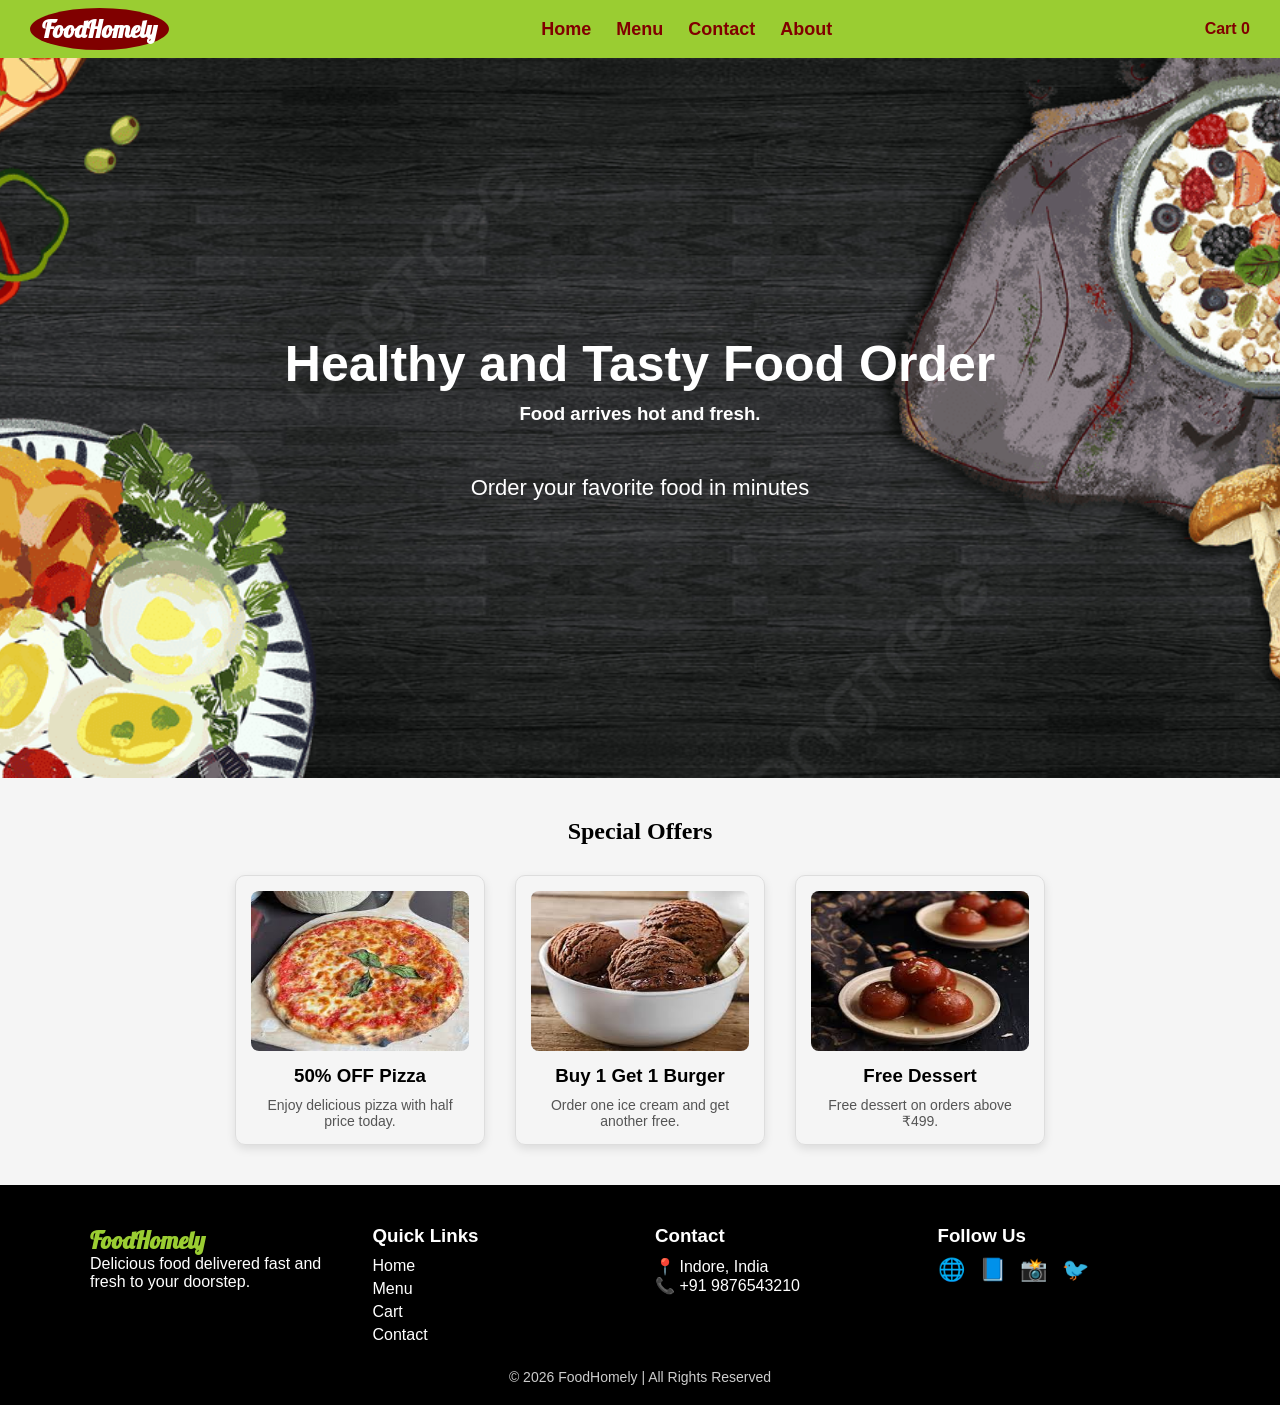
<file: index.html>
<!DOCTYPE html>
<html lang="en">
<head>
<meta charset="UTF-8">
<meta name="viewport" content="width=device-width, initial-scale=1.0">
<title>FoodHomely</title>
<link rel="stylesheet" href="style.css">

<link href="https://fonts.googleapis.com/css2?family=Lobster&display=swap" rel="stylesheet">
</head>

<body>

<!-- NAVBAR -->

<nav class="navbar">

<!-- LEFT -->
<h2 class="logo">FoodHomely</h2>

<!-- CENTER -->
<ul class="nav-links">
<li><a href="index.html">Home</a></li>
<li><a href="menu.html">Menu</a></li>
<li><a href="contact.html">Contact</a></li>
<li><a href="about.html">About</a></li>
</ul>

<!-- RIGHT -->
<div class="cart-section">
<a href="cart.html">Cart <span id="cart-count">0</span></a>
</div>

</nav>


<!-- HERO -->

<section class="hero">
<h1>Healthy and Tasty Food Order</h1>
<h3>Food arrives hot and fresh.</h3>
<p>Order your favorite food in minutes</p>
</section>


<section class="special-offer">

<h2>Special Offers</h2>

<div class="offer-container">

<div class="offer-card">
<img src="images/pizza.jpeg" alt="Pizza Offer">
<h3>50% OFF Pizza</h3>
<p>Enjoy delicious pizza with half price today.</p>
</div>

<div class="offer-card">
<img src="images/ice cream.jpeg" alt="ice cream Offer">
<h3>Buy 1 Get 1 Burger</h3>
<p>Order one ice cream and get another free.</p>
</div>

<div class="offer-card">
<img src="images/gulab.jpeg" alt="Dessert Offer">
<h3>Free Dessert</h3>
<p>Free dessert on orders above ₹499.</p>
</div>

</div>

</section>
<!-- FOOTER -->

<footer class="footer">

<div class="footer-container">

    <!-- WEBSITE INFO -->
    <div class="footer-section">
        <h2 class="footer-logo">FoodHomely</h2>
        <p>Delicious food delivered fast and fresh to your doorstep.</p>
    </div>

    <!-- QUICK LINKS -->
    <div class="footer-section">
        <h3>Quick Links</h3>
        <ul>
            <li><a href="index.html">Home</a></li>
            <li><a href="menu.html">Menu</a></li>
            <li><a href="cart.html">Cart</a></li>
            <li><a href="about.html">Contact</a></li>
        </ul>
    </div>

    <!-- CONTACT -->
    <div class="footer-section">
        <h3>Contact</h3>
        <p>📍 Indore, India</p>
        <p>📞 +91 9876543210</p>
    </div>

    <!-- SOCIAL -->
    <div class="footer-section">
        <h3>Follow Us</h3>
        <div class="social-icons">
            <a href="#">🌐</a>
            <a href="#">📘</a>
            <a href="#">📸</a>
            <a href="#">🐦</a>
        </div>
    </div>

</div>

<p class="footer-bottom">© 2026 FoodHomely | All Rights Reserved</p>

</footer>

</body>
</html>
</file>
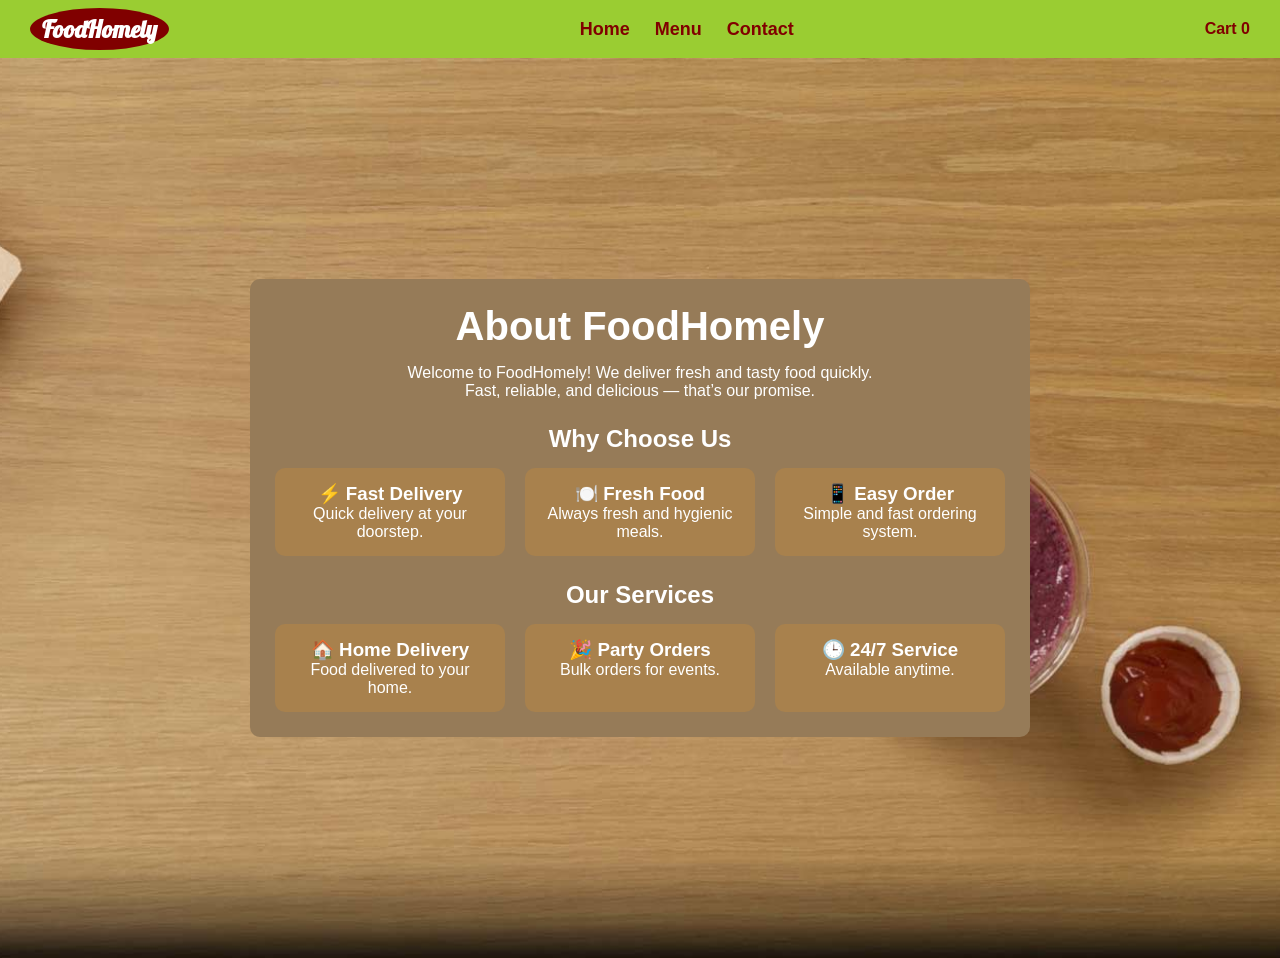
<file: about.html>
<!DOCTYPE html> 
<html> 
    <head>
         <title>About Us</title> 
         <link rel="stylesheet" href="style.css"> 
         <link href="https://fonts.googleapis.com/css2?family=Lobster&display=swap" rel="stylesheet">
         </head>
          <body> 
            <nav class="navbar">
                 <!-- LEFT --> 
                  <h2 class="logo">FoodHomely</h2>
                   <!-- CENTER --> 
                    <ul class="nav-links">
                         <li><a href="index.html">Home</a></li> 
                         <li><a href="menu.html">Menu</a></li>
                          <li><a href="contact.html">Contact</a></li> 
                        </ul> 
                        <!-- RIGHT -->
                          <div class="cart-section"> 
                            <a href="cart.html">Cart <span id="cart-count">0</span></a>
                         </div> 
                        </nav>


<section class="about">

<div class="about-content">

<h1>About FoodHomely</h1>

<p>Welcome to FoodHomely! We deliver fresh and tasty food quickly.</p>

<p>Fast, reliable, and delicious — that’s our promise.</p>

<!-- FEATURES -->
<h2 class="section-title">Why Choose Us</h2>

<div class="feature-container">
    <div class="feature-box">
        <h3>⚡ Fast Delivery</h3>
        <p>Quick delivery at your doorstep.</p>
    </div>

    <div class="feature-box">
        <h3>🍽️ Fresh Food</h3>
        <p>Always fresh and hygienic meals.</p>
    </div>

    <div class="feature-box">
        <h3>📱 Easy Order</h3>
        <p>Simple and fast ordering system.</p>
    </div>
</div>

<!-- SERVICES -->
<h2 class="section-title">Our Services</h2>

<div class="service-container">
    <div class="service-box">
        <h3>🏠 Home Delivery</h3>
        <p>Food delivered to your home.</p>
    </div>

    <div class="service-box">
        <h3>🎉 Party Orders</h3>
        <p>Bulk orders for events.</p>
    </div>

    <div class="service-box">
        <h3>🕒 24/7 Service</h3>
        <p>Available anytime.</p>
    </div>
</div>

</div>

</section>
</body>
    </html>
</file>
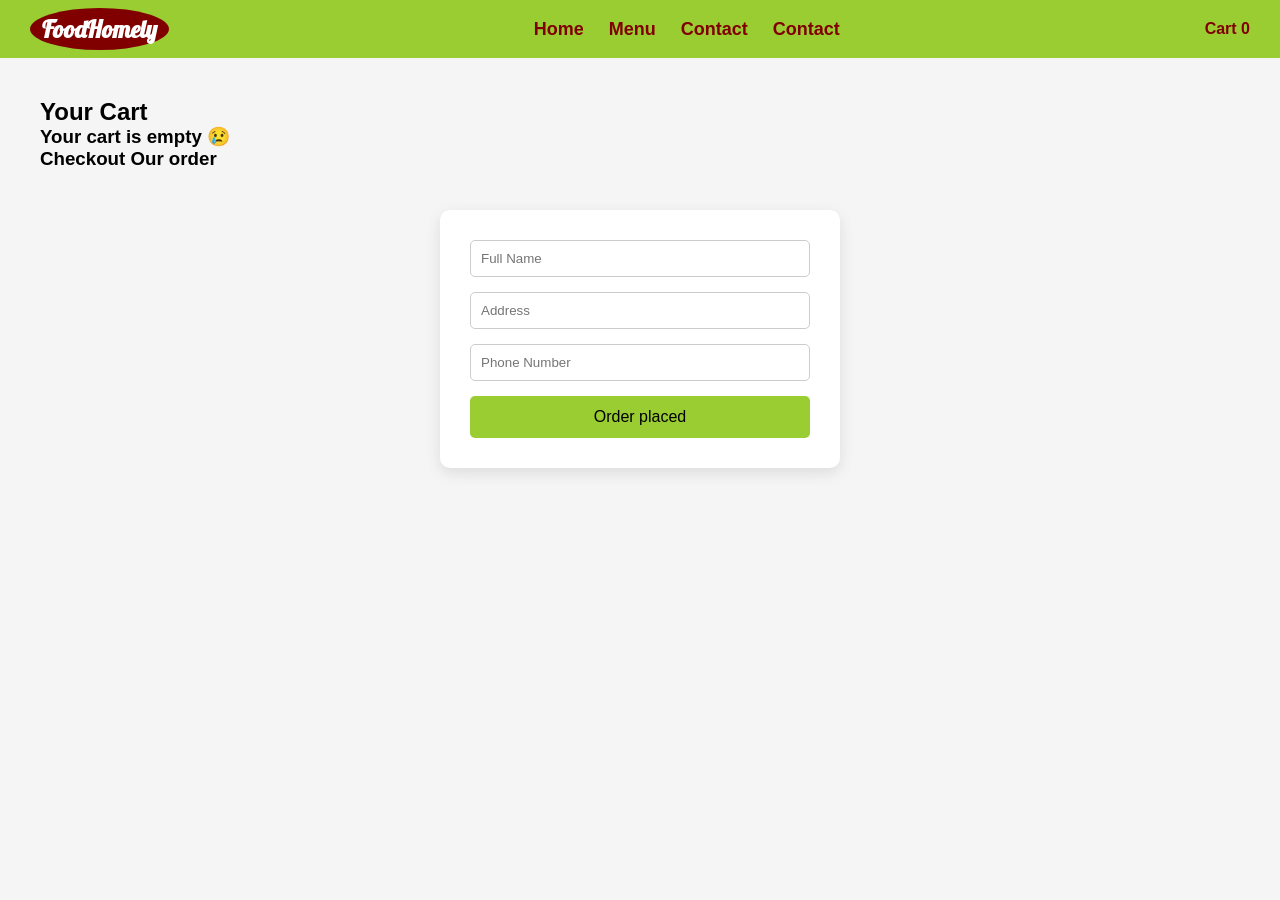
<file: cart.html>
<!DOCTYPE html>
<html>
<head>
<title>Cart</title>
<link rel="stylesheet" href="style.css">

<link href="https://fonts.googleapis.com/css2?family=Lobster&display=swap" rel="stylesheet">
</head>

<body>

<nav class="navbar">

<!-- LEFT -->
<h2 class="logo">FoodHomely</h2>

<!-- CENTER -->
<ul class="nav-links">
<li><a href="index.html">Home</a></li>
<li><a href="menu.html">Menu</a></li>
<li><a href="contact.html">Contact</a></li>
<li><a href="about.html">Contact</a></li>
</ul>

<!-- RIGHT -->
<div class="cart-section">
<a href="cart.html">Cart <span id="cart-count">0</span></a>
</div>

</nav>

<section class="cart-page">

<h1>Your Cart</h1>

<div id="cartItems"></div>

<h2 id="totalPrice"></h2>

<div id="billSection" class="bill">
  <h2>🧾 Order Summary</h2>

  <p id="orderId"></p>
  <p id="orderDate"></p>


  <div id="billItems"></div>

  <h3 id="billTotal"></h3>
</div>


<h3>Checkout Our order</h3>

<form id="checkoutForm">

<input type="text" placeholder="Full Name" required>

<input type="text" placeholder="Address" required>

<input type="text" placeholder="Phone Number" required>

<button type="submit">Order placed</button>

</form>

</section>



<div id="thankYouPopup" class="popup">
  <div class="popup-content">
    <h2>🎉 Thank You!</h2>
    <p>Your order has been placed successfully.</p>
    <p>Visit Next Time Again.</p>
    <button onclick="closePopup()">OK</button>
  </div>
</div>

<script src="js/cart.js"></script>
</body>
</html>
</file>
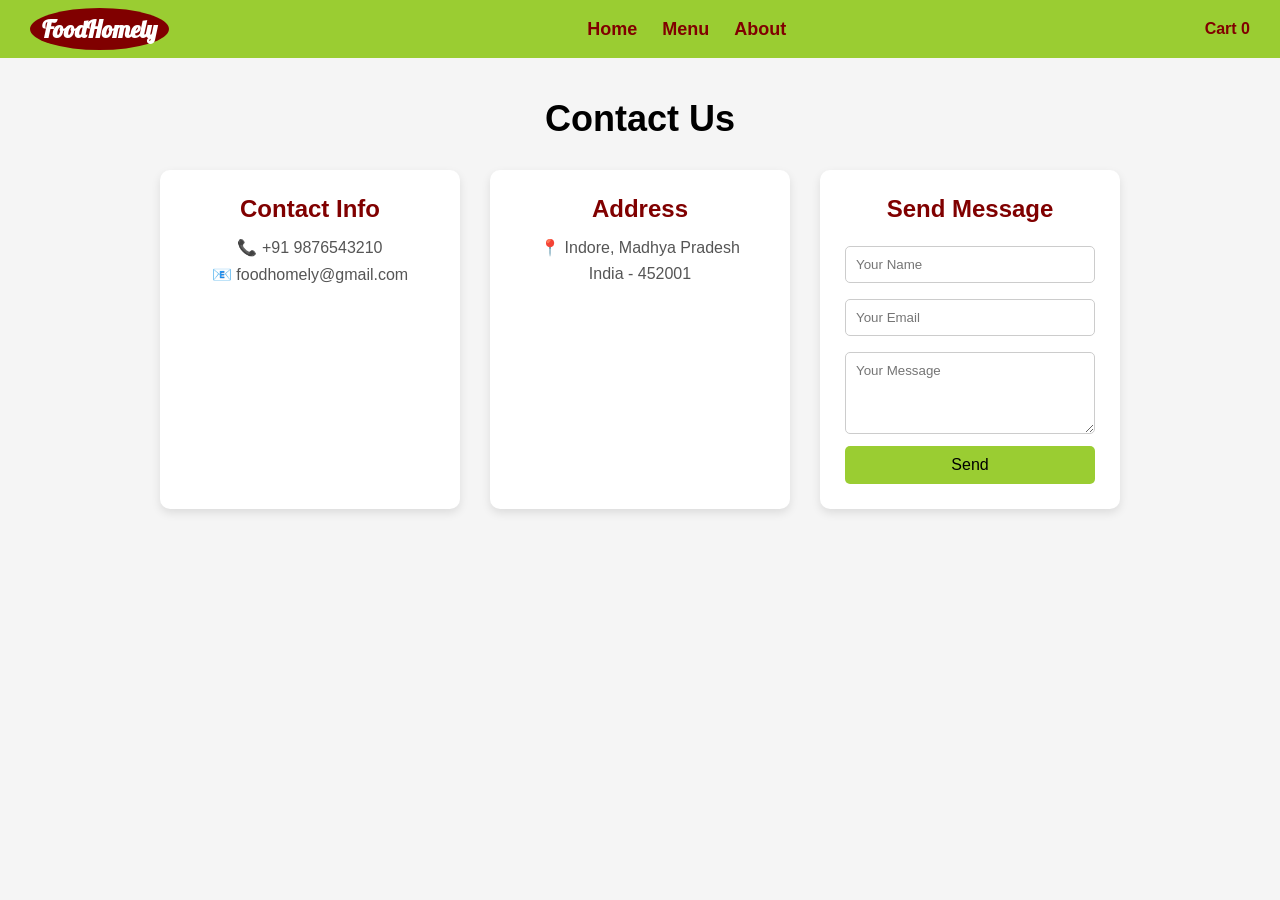
<file: contact.html>
<!DOCTYPE html>
<html lang="en">
<head>
<meta charset="UTF-8">
<meta name="viewport" content="width=device-width, initial-scale=1.0">
<title>Contact | FoodHomely</title>
<link rel="stylesheet" href="style.css">
<link href="https://fonts.googleapis.com/css2?family=Lobster&display=swap" rel="stylesheet">
</head>

<body>

<!-- NAVBAR -->
<nav class="navbar">
<h2 class="logo">FoodHomely</h2>

<ul class="nav-links">
<li><a href="index.html">Home</a></li>
<li><a href="menu.html">Menu</a></li>
<li><a href="about.html">About</a></li>
</ul>

<div class="cart-section">
<a href="cart.html">Cart <span id="cart-count">0</span></a>
</div>
</nav>

<!-- CONTACT SECTION -->
<section class="contact-page">

<h1>Contact Us</h1>

<div class="contact-container">

<!-- 1️⃣ CONTACT INFO -->
<div class="contact-box">
<h2>Contact Info</h2>
<p>📞 +91 9876543210</p>
<p>📧 foodhomely@gmail.com</p>
</div>

<!-- 2️⃣ ADDRESS -->
<div class="contact-box">
<h2>Address</h2>
<p>📍 Indore, Madhya Pradesh</p>
<p>India - 452001</p>
</div>

<!-- 3️⃣ CONTACT FORM -->
<div class="contact-box">
<h2>Send Message</h2>

<form>
<input type="text" placeholder="Your Name" required>
<input type="email" placeholder="Your Email" required>
<textarea placeholder="Your Message" rows="4"></textarea>
<button type="submit">Send</button>
</form>

</div>

</div>

</section>

</body>
</html>
</file>
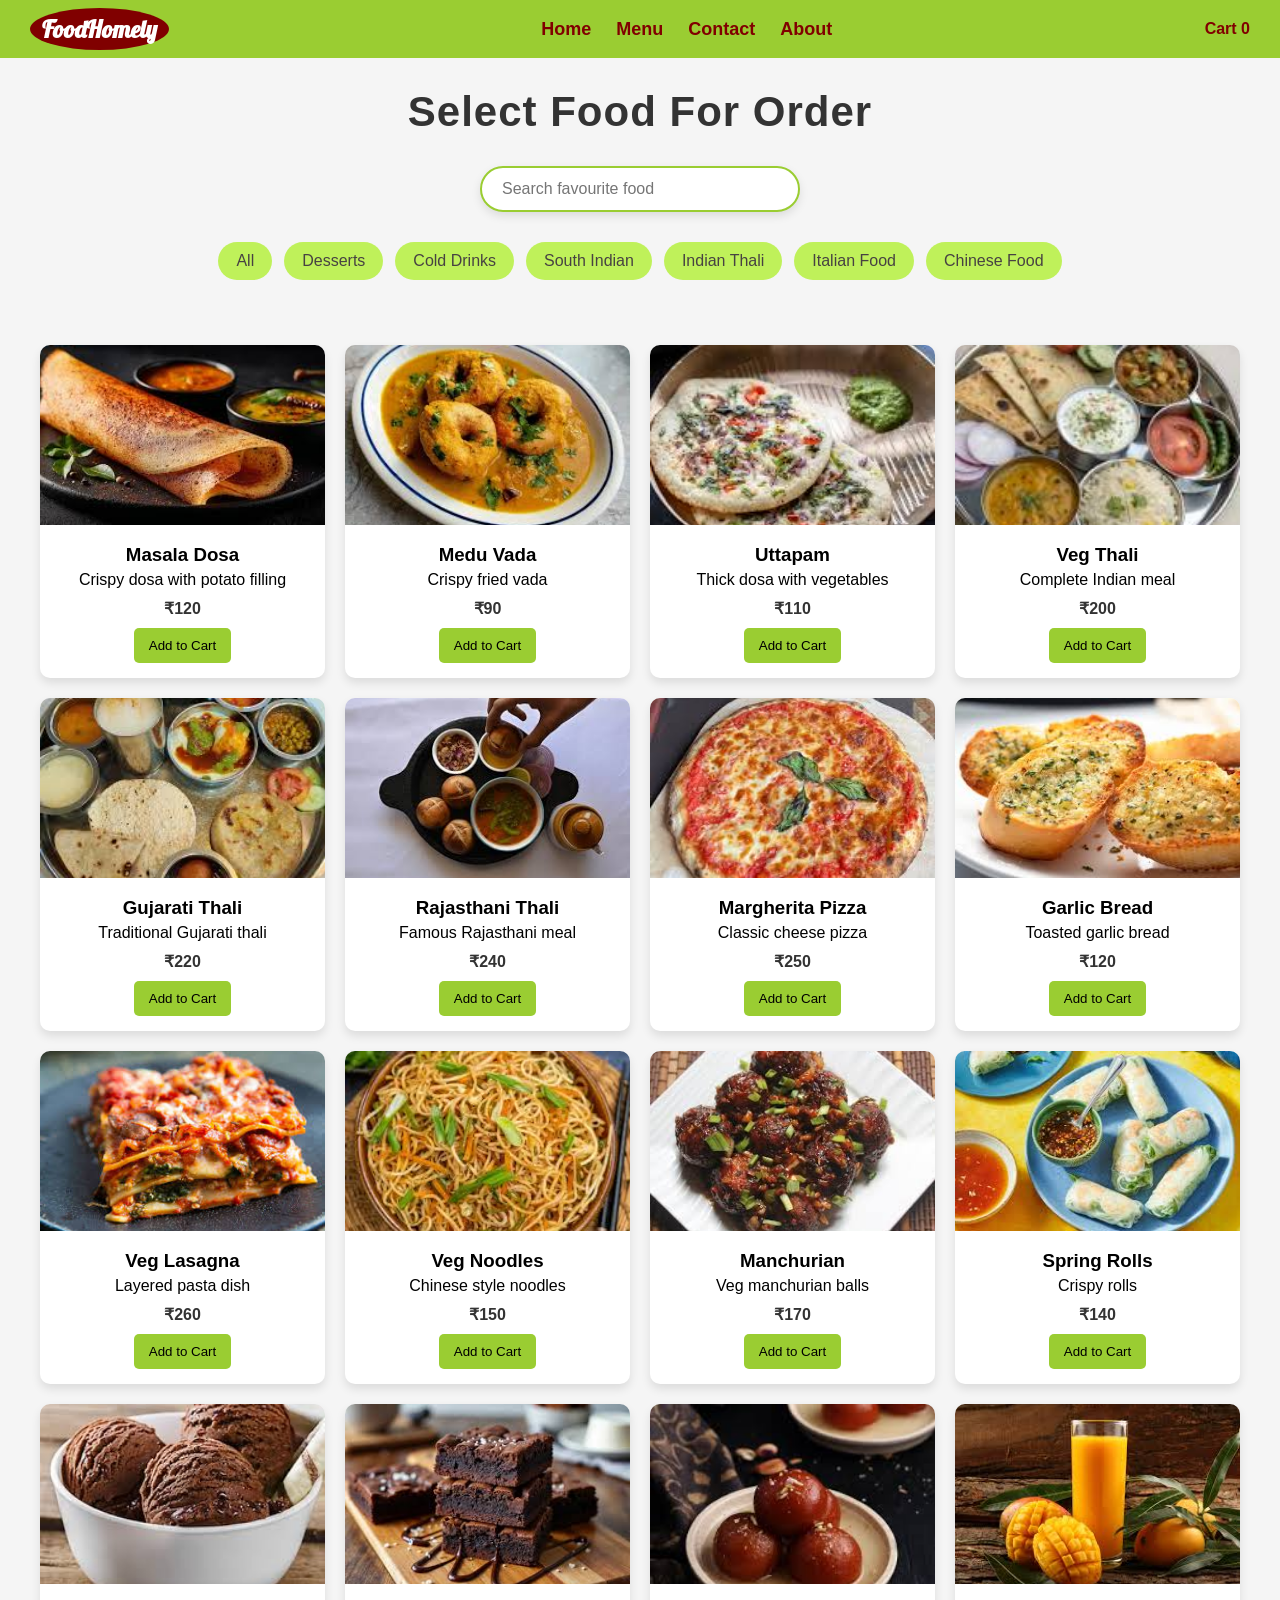
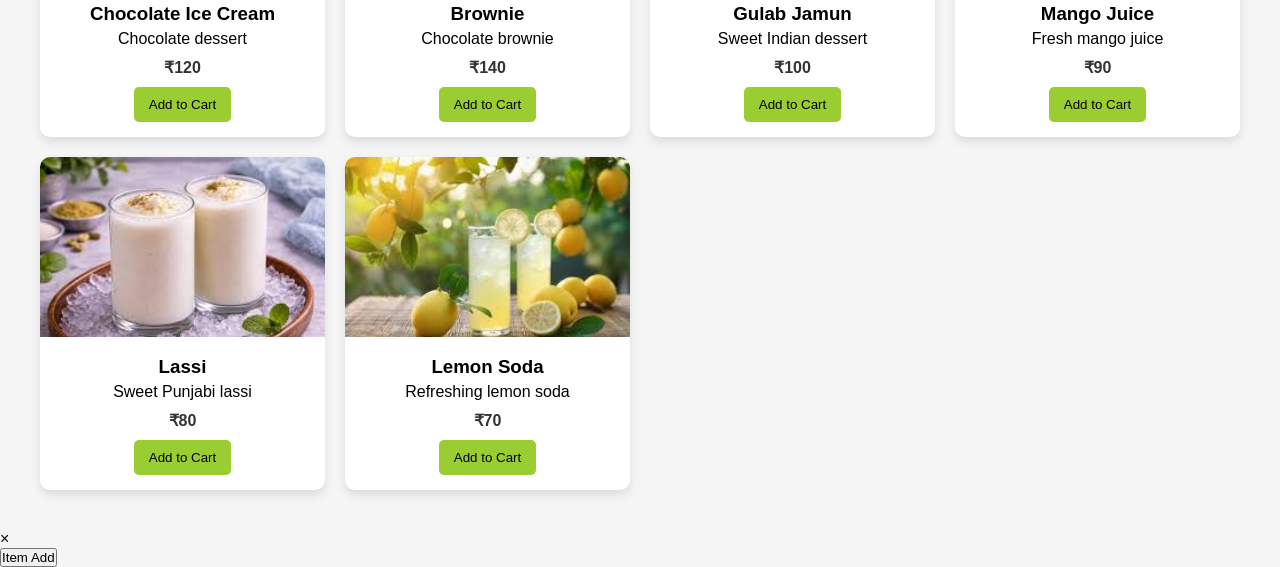
<file: menu.html>
<!DOCTYPE html>
<html lang="en">
<head>
<meta charset="UTF-8">
<title>Menu</title>
<link rel="stylesheet" href="style.css">
<script type="module" src="js/main.js"></script>
<link href="https://fonts.googleapis.com/css2?family=Lobster&display=swap" rel="stylesheet">
</head>

<body>

<nav class="navbar">

<!-- LEFT -->
<h2 class="logo">FoodHomely</h2>

<!-- CENTER -->
<ul class="nav-links">
<li><a href="index.html">Home</a></li>
<li><a href="menu.html">Menu</a></li>
<li><a href="contact.html">Contact</a></li>
<li><a href="about.html">About</a></li>
</ul>

<!-- RIGHT -->
<div class="cart-section">
<a href="cart.html">Cart <span id="cart-count">0</span></a>
</div>

</nav>


<section class="menu-page">

<h1 class="menu-title">Select Food For Order</h1>

<div class="search-box">
<input type="text" id="searchBar" placeholder="Search favourite food">
</div>

<div class="filters">
<button onclick="filterFood('all')">All</button>
<button onclick="filterFood('dessert')">Desserts</button>
<button onclick="filterFood('drinks')">Cold Drinks</button>
<button onclick="filterFood('southindian')">South Indian</button>
<button onclick="filterFood('thali')">Indian Thali</button>
<button onclick="filterFood('italian')">Italian Food</button>
<button onclick="filterFood('chinese')">Chinese Food</button>
</div>

<div class="food-grid" id="foodMenu"></div>

</section>




<!-- FOOD MODAL -->

<div class="modal" id="foodModal">

<div class="modal-content">

<span class="close" onclick="closeModal()">&times;</span>

<img id="modalImg">

<h2 id="modalName"></h2>

<p id="modalDesc"></p>

<h3 id="modalPrice"></h3>

<button onclick="addModalToCart()">Item Add</button>

</div>

</div>

<div id="toast" class="toast">Item Added to Cart ✅</div>

</body>
</html>
</file>
<file: style.css>
*{
margin:0;
padding:0;
box-sizing:border-box;
font-family:Arial;
}

body{
background:#f5f5f5;
}

/* NAVBAR FIXED LAYOUT */

.navbar{
display:flex;
align-items:center;
justify-content:space-between;
padding:8px 30px;   /* 🔥 reduced from 15px */
background:yellowgreen;
}

/* LOGO */
.logo{
font-family:'Lobster', cursive;
font-size:24px;     /* 🔥 slightly smaller */
color:white;
background:maroon;
padding:6px 12px;   /* 🔥 reduced padding */
border-radius:50%;
}

/* NAV LINKS */
.nav-links{
display:flex;
gap:25px;
list-style:none;
font-size:18px;     /* 🔥 slightly smaller */
margin:0 auto;
}

.nav-links a{
color:maroon;
text-decoration:none;
font-weight:bold;
}

/* CART */
.cart-section{
font-size:16px;     /* 🔥 slightly smaller */
}

.cart-section a{
text-decoration:none;
color:maroon;
font-weight:bold;
}

.special-offer{
text-align:center;
margin:40px;
}

.special-offer h2{
font-family:cursive;
margin-bottom:30px;
}

.offer-container{
display:flex;
justify-content:center;
gap:30px;
flex-wrap:wrap;
}

.offer-card{
width:250px;
border:1px solid #ddd;
border-radius:10px;
padding:15px;
box-shadow:0 4px 10px rgba(0,0,0,0.1);
}

.offer-card img{
width:100%;
height:160px;
border-radius:8px;
}

.offer-card h3{
margin:10px 0;
}

.offer-card p{
font-size:14px;
color:#555;
}

/* FOOTER */

.footer{
background:black;
color:white;
padding:40px 20px 20px;
}

.footer-container{
display:flex;
justify-content:space-between;
flex-wrap:wrap;
gap:30px;
max-width:1100px;
margin:auto;
}

.footer-section{
flex:1;
min-width:200px;
}

.footer-logo{
font-family:'Lobster', cursive;
color:yellowgreen;
}

.footer-section h3{
margin-bottom:10px;
}

.footer-section ul{
list-style:none;
}

.footer-section ul li{
margin:5px 0;
}

.footer-section ul li a{
color:white;
text-decoration:none;
}

.footer-section ul li a:hover{
color:yellowgreen;
}

/* SOCIAL ICONS */
.social-icons a{
font-size:22px;
margin-right:10px;
text-decoration:none;
color:white;
transition:0.3s;
}

.social-icons a:hover{
color:yellowgreen;
}

/* BOTTOM TEXT */
.footer-bottom{
text-align:center;
margin-top:20px;
font-size:14px;
color:#ccc;
}



/* SEARCH BAR CENTER */
.search-box{
text-align:center;
margin:30px 0;
}

/* CURVED SEARCH BAR */
#searchBar{
width:320px;
padding:12px 20px;
border-radius:50px;   /* ✅ FULL CURVE */
border:2px solid yellowgreen;
font-size:16px;
outline:none;
transition:0.3s ease;
box-shadow:0 4px 10px rgba(0,0,0,0.1);
}

/* FOCUS EFFECT */
#searchBar:focus{
border-color:green;
box-shadow:0 6px 15px rgba(0,0,0,0.2);
}

/* HERO BACKGROUND IMAGE */

.hero{
height:80vh;
display:flex;
flex-direction:column;
justify-content:center;
align-items:center;
text-align:center;
color:white;

background-image:url("images/home.jpg");  /* your image path */
background-size:cover;
background-position:center;
background-repeat:no-repeat;
}

.hero h1{
font-size:50px;
margin-bottom:10px;
}
.hero h2{
    font-size:20px;
}
.hero p{
font-size:22px;
margin-top:50px;
}

.btn{
background:yellowgreen;
padding:12px 25px;
color:white;
text-decoration:none;
border-radius:5px;
}

/* OFFERS */

.offers{
padding:50px;
text-align:center;
}

.offer-cards{
display:flex;
justify-content:center;
gap:20px;
flex-wrap:wrap;
}

.offer{
background:rgb(192, 227, 139);
padding:30px;
border-radius:10px;
box-shadow:0 5px 10px rgba(0,0,0,0.1);
}

.menu-title{
text-align:center;
font-size:42px;
font-weight:bold;
margin:30px 0;
color:#333;
letter-spacing:1px;
} 

/* CATEGORY BUTTONS CENTER */

.filters{
display:flex;
justify-content:center;
flex-wrap:wrap;
gap:12px;
margin:25px 0;
}

/* BUTTON STYLE */

.filters button{
padding:10px 18px;
border:none;
border-radius:25px;
background:rgb(191, 241, 90);
color:rgb(71, 66, 66);
font-size:16px;
cursor:pointer;
transition:0.3s;
}

/* HOVER EFFECT */

.filters button:hover{
background:rgb(193, 223, 134);
transform:scale(1.05);
}
/* FOOD GRID */

.food-grid{
display:grid;
grid-template-columns:repeat(4, 1fr); /* ✅ 4 columns fixed */
gap:20px;
padding:40px;
}

.food-card{
background:white;
border-radius:10px;
overflow:hidden;
box-shadow:0 5px 10px rgba(0,0,0,0.1);
transition:0.3s;
}

.food-card:hover{
transform:scale(1.05);
}

.food-card img{
width:100%;
height:180px;
object-fit:cover;
}

/* FOOD INFO STYLE */

.food-info{
padding:15px;
text-align:center;
}

.food-info h3{
margin-bottom:5px;
}

.desc{
font-size:14px;
color:#666;
margin-bottom:10px;
}

/* PRICE */
.food-info h4{
margin:10px 0;
color:#333;
}

/* BUTTON */
.food-info button{
background:yellowgreen;
border:none;
padding:10px 15px;
color:black;
cursor:pointer;
border-radius:5px;
transition:0.3s;
}

.food-info button:hover{
background:#333;
color:white;
}


.order-btn-container{
    text-align:center;
    margin-top:30px;
}

#placeOrderBtn{
    padding:12px 30px;
    font-size:18px;
    background:yellowgreen;
    color:black;
    border:none;
    border-radius:6px;
    cursor:pointer;
}

#placeOrderBtn:hover{
    background:yellowgreen;
}



/* CART */

.cart-page{
padding:40px;
}

.cart-item{
display:flex;
justify-content:space-between;
align-items:center;
background:white;
padding:15px;
margin-bottom:10px;
border-radius:8px;
}

.cart-details h3{
margin-bottom:5px;
}

.cart-details p{
color:#555;
}

.quantity-box{
display:flex;
align-items:center;
gap:10px;
}

.quantity-box button{
width:30px;
height:30px;
border:none;
background:yellowgreen;
cursor:pointer;
border-radius:4px;
}

.quantity-box span{
font-weight:bold;
}


/* TOAST POPUP */

.toast{
position:fixed;
bottom:30px;
right:30px;
background:green;
color:white;
padding:15px 25px;
border-radius:8px;
font-size:16px;
opacity:0;
pointer-events:none;
transform:translateY(20px);
transition:0.3s ease;
z-index:1000;
}

.toast.show{
opacity:1;
transform:translateY(0);
}

/* CHECKOUT FORM CENTER */

#checkoutForm{
max-width:400px;
margin:40px auto;
display:flex;
flex-direction:column;
gap:15px;
background:white;
padding:30px;
border-radius:10px;
box-shadow:0 5px 15px rgba(0,0,0,0.1);
}

#checkoutForm input{
padding:10px;
border:1px solid #ccc;
border-radius:5px;
}

#checkoutForm button{
padding:12px;
border:none;
background:yellowgreen;
color:black;
font-size:16px;
border-radius:5px;
cursor:pointer;
}

#checkoutForm button:hover{
background:yellowgreen;
}

#orderId, #orderDate{
font-size:14px;
color:#555;
margin:5px 0;
text-align:center;
}

/* BILL DESIGN */

.bill{
display:none;
max-width:400px;
margin:20px auto;
background:white;
padding:20px;
border-radius:10px;
box-shadow:0 5px 15px rgba(0,0,0,0.2);
}

.bill h2{
text-align:center;
margin-bottom:15px;
}

.bill-item{
display:flex;
justify-content:space-between;
margin:8px 0;
border-bottom:1px solid #ddd;
padding-bottom:5px;
}

/* THANK YOU POPUP */

.popup{
display:none;
position:fixed;
top:0;
left:0;
width:100%;
height:100%;
background:rgba(0,0,0,0.6);
justify-content:center;
align-items:center;
}

.popup-content{
background:white;
padding:30px;
border-radius:10px;
text-align:center;
width:300px;
box-shadow:0 5px 20px rgba(0,0,0,0.2);
animation:popupFade 0.3s ease;
}

.popup-content button{
margin-top:15px;
padding:10px 20px;
border:none;
background:yellowgreen;
color:white;
border-radius:5px;
cursor:pointer;
}

@keyframes popupFade{
from{transform:scale(0.8);opacity:0;}
to{transform:scale(1);opacity:1;}
} 
/* ABOUT SECTION */

.about{
min-height:100vh;
padding:50px 20px;
display:flex;
justify-content:center;
align-items:center;
text-align:center;
color:white;

/* 🔥 PERFECT IMAGE FIX */
background-image:url("images/about.jpg");
background-size:cover;
background-position:right center; /* 🔥 best for your image */
background-repeat:no-repeat;
}

/* CONTENT BOX */
.about-content{
max-width:800px;
background:rgb(150, 123, 88);
padding:25px;
border-radius:10px;
}

/* TITLE */
.about-content h1{
font-size:40px;
margin-bottom:15px;
}

/* SECTION TITLE */
.section-title{
margin:25px 0 15px;
}

/* FEATURES + SERVICES */
.feature-container,
.service-container{
display:flex;
justify-content:center;
gap:20px;
flex-wrap:wrap;
}

/* BOX STYLE */
.feature-box,
.service-box{
background:rgb(168, 129, 77);
padding:15px;
width:230px;
border-radius:10px;
color:white;
}

/* HOVER EFFECT */
.feature-box:hover,
.service-box:hover{
transform:scale(1.05);
transition:0.3s;
}
/* CONTACT PAGE */

.contact-page{
padding:40px;
text-align:center;
}

.contact-page h1{
margin-bottom:30px;
font-size:36px;
}

/* CONTAINER */
.contact-container{
display:flex;
justify-content:center;
gap:30px;
flex-wrap:wrap;
}

/* BOX */
.contact-box{
background:white;
padding:25px;
width:300px;
border-radius:10px;
box-shadow:0 4px 10px rgba(0,0,0,0.1);
text-align:center;
}

.contact-box h2{
margin-bottom:15px;
color:maroon;
}

.contact-box p{
margin:8px 0;
color:#555;
}

/* FORM */
.contact-box input,
.contact-box textarea{
width:100%;
padding:10px;
margin:8px 0;
border:1px solid #ccc;
border-radius:5px;
}

.contact-box button{
width:100%;
padding:10px;
border:none;
background:yellowgreen;
color:black;
font-size:16px;
border-radius:5px;
cursor:pointer;
}

.contact-box button:hover{
background:green;
color:white;
}


/* RESPONSIVE */

@media(max-width:768px){

.navbar{
flex-direction:column;
gap:10px;
}

}

@media (max-width:1024px){
.food-grid{
grid-template-columns:repeat(3, 1fr);
}
}

@media (max-width:768px){
.food-grid{
grid-template-columns:repeat(2, 1fr);
}
}

@media (max-width:480px){
.food-grid{
grid-template-columns:1fr;
}
}
</file>
